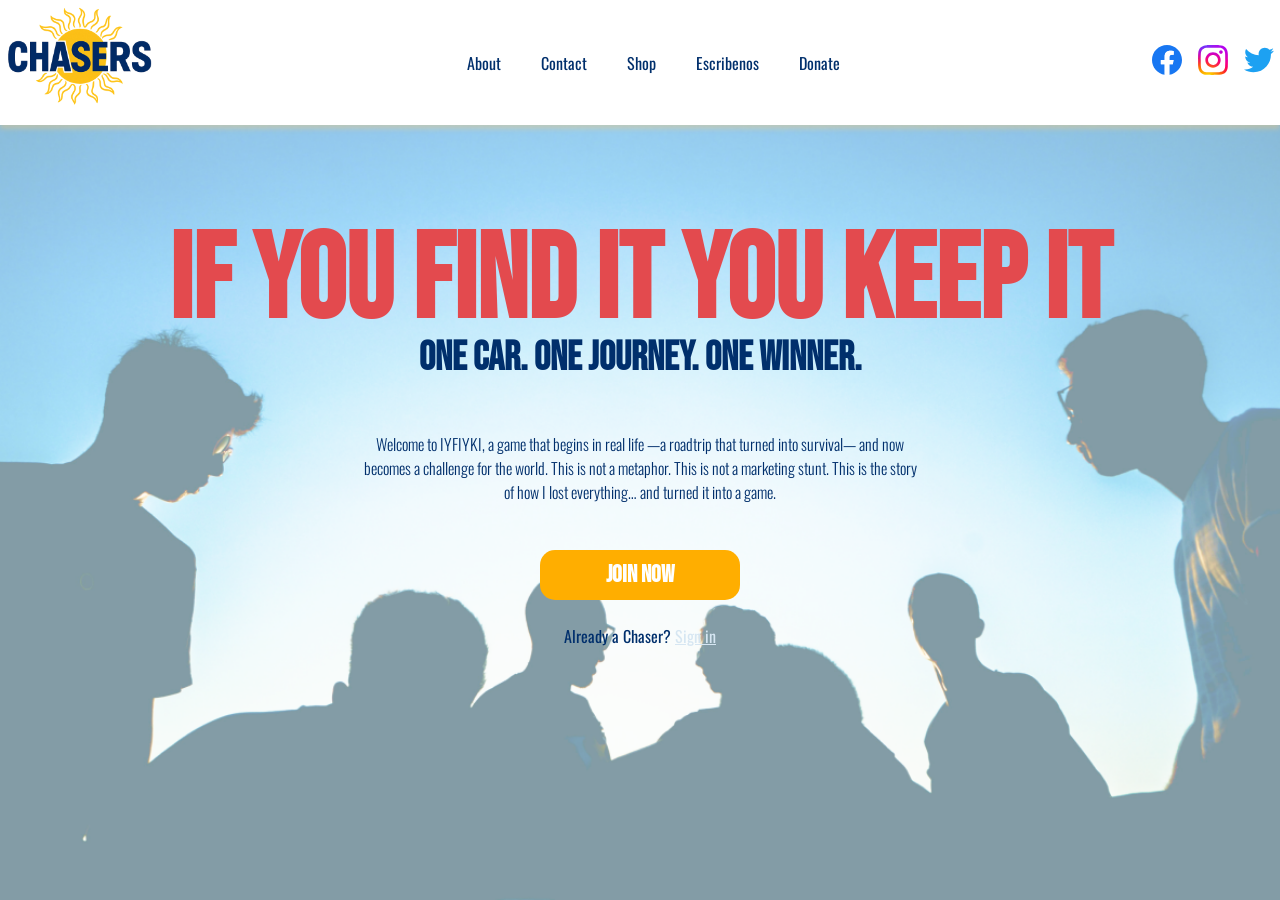
<file: screens/index.html>
<!DOCTYPE html>
<html lang="es">
<head>
    <link rel="stylesheet" href="../assets/logged-in.css">
    <link rel="icon" type="image/png" href="../assets/logos/logo-update.png">
    <meta charset="UTF-8">
    <meta http-equiv="X-UA-Compatible" content="IE=edge">
    <meta name="viewport" content="width=device-width, initial-scale=1.0">
    <link rel="preconnect" href="https://fonts.googleapis.com">
    <link rel="preconnect" href="https://fonts.gstatic.com" crossorigin>
    <link href="https://fonts.googleapis.com/css2?family=Oswald:wght@200;300;500;700&display=swap" rel="stylesheet">
    <link href="https://fonts.googleapis.com/css2?family=Bebas+Neue&display=swap" rel="stylesheet">
    <title>Chasers</title>
</head>
<body class="body-index">
    <divclass= class="landing">
        <nav class="barra-navegacion">

            <div class="logo">
                <img src="../assets/logos/logo-update.png" alt="Chasers-negro" class="logo-main">
            </div>

            <div class="menu">
                <ul class="links-menu">
                    <li><a href="./about-us-sc.html">About</a></li>
                    <li><a href="">Contact</a></li>
                    <li><a href="./store-sc.html">Shop</a></li>
                    <li><a href="https://api.whatsapp.com/send?phone=573057736680&text=%20Hola%2C%20Quiero%20escribirte%20respecto%20a%20Chasers%20%3A%E2%9C%8D%EF%B8%8F">Escribenos</a></li>
                    <li><a href="https://buymeacoffee.com/jose_daloma">Donate</a></li>
                </ul> 
            </div>

            <a href="#" class="toggle-menu">
                <span class="bar"></span>
                <span class="bar"></span>
                <span class="bar"></span>
            </a>
            
            <div class="redes">
                <a href="https://www.facebook.com/profile.php?id=100088820437741"><img src="../assets/favicons/5296499_fb_facebook_facebook logo_icon.svg" alt="Facebook"></a>
                <a href="https://www.instagram.com/jose_daloma/"><img src="../assets/favicons/5296765_camera_instagram_instagram logo_icon.svg" alt="Instagram"></a>
                <img src="../assets/favicons/5296514_bird_tweet_twitter_twitter logo_icon.svg" alt="Twitter">
            </div>
        </nav>    


    <div class= 'section-texto'>

        <h1 class="title-index"> 
            IF YOU FIND IT YOU KEEP IT
        </h1>

        <h2>
            ONE CAR. ONE JOURNEY. ONE WINNER.
        </h2>
     </div>
     
     <div class="parrafo-index">
        <p>Welcome to IYFIYKI, a game that begins in real life —a roadtrip that turned into survival— and now becomes a challenge for the world. This is not a metaphor. This is not a marketing stunt. This is the story of how I lost everything… and turned it into a game.</p>
    </div>

     <form action="./sign-up-sc.html">
        <div class="container-boton">
            <button class="boton-sign-up"> Join Now </button>
        </div>
    </form>

    <div class="sign-in-shortcut">
        <p>Already a Chaser? <a href="./login.html">Sign in</a></p>
    </div>

    </div>
    <script src="../misc/script.js"></script>    
</body>
</html>
</file>
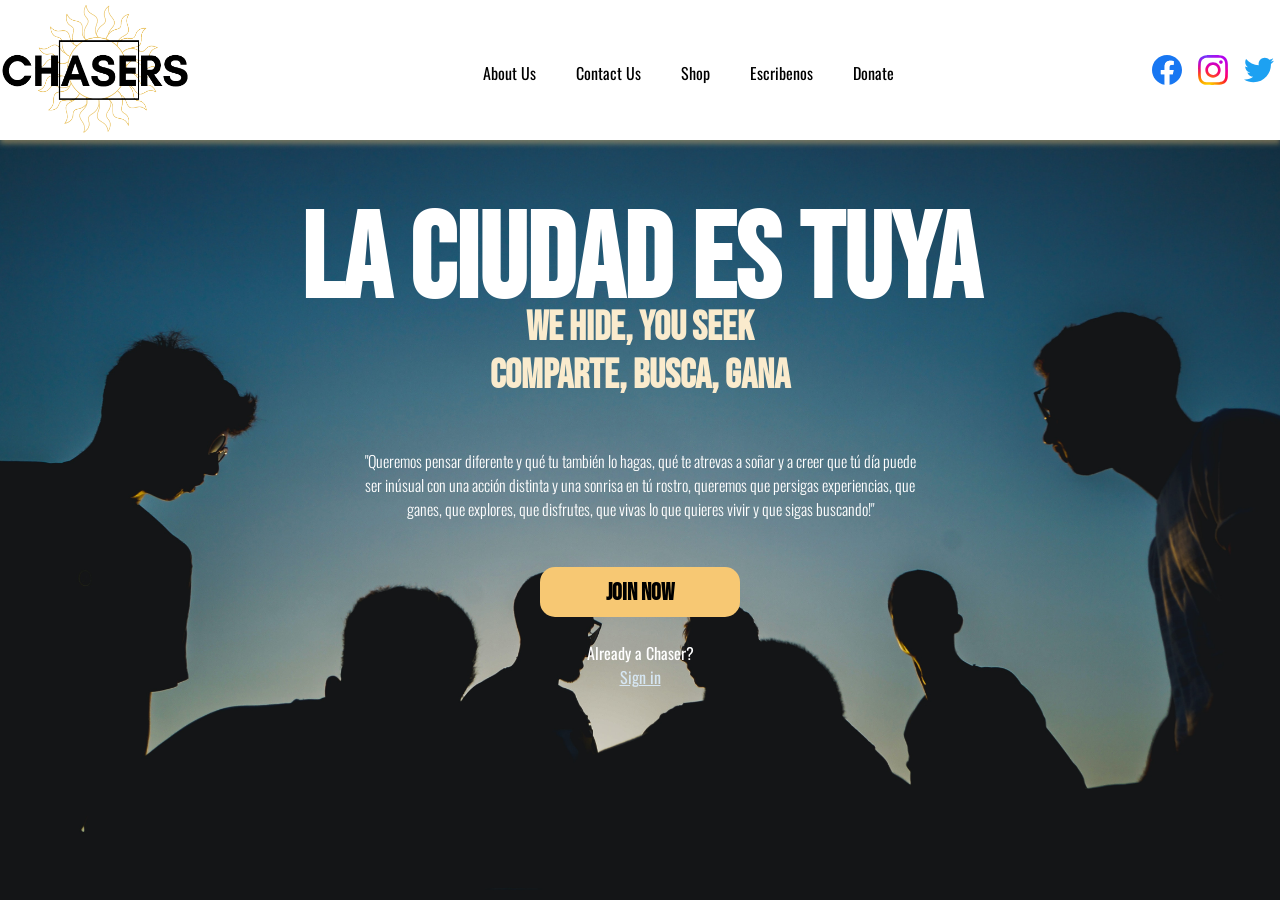
<file: Chasers legacy/screens/index.html>
<!DOCTYPE html>
<html lang="es">
<head>
    <link rel="stylesheet" href="../assets/logged-in.css">
    <meta charset="UTF-8">
    <meta http-equiv="X-UA-Compatible" content="IE=edge">
    <meta name="viewport" content="width=device-width, initial-scale=1.0">
    <link rel="preconnect" href="https://fonts.googleapis.com">
    <link rel="preconnect" href="https://fonts.gstatic.com" crossorigin>
    <link href="https://fonts.googleapis.com/css2?family=Oswald:wght@200;300;500;700&display=swap" rel="stylesheet">
    <link href="https://fonts.googleapis.com/css2?family=Bebas+Neue&display=swap" rel="stylesheet">
    <title>Chaserscol</title>
</head>
<body class="body-store-sc">
    <divclass= class="landing">
        <nav class="barra-navegacion">

            <div class="logo">
                <img src="../assets/Black_and_White_Framed_Kessey_Dj_Logo__1_-removebg-preview.png" alt="Chasers-negro" class="logo-main">
            </div>

            <div class="menu">
                <ul class="links-menu">
                    <li><a href="./about-us-sc.html">About Us</a></li>
                    <li><a href="">Contact Us</a></li>
                    <li><a href="./store-sc.html">Shop</a></li>
                    <li><a href="https://api.whatsapp.com/send?phone=573057736680&text=%20Hola%2C%20Quiero%20escribirte%20respecto%20a%20Chasers%20%3A%E2%9C%8D%EF%B8%8F">Escribenos</a></li>
                    <li><a href="https://vaki.co/es/">Donate</a></li>
                </ul> 
            </div>

            <a href="#" class="toggle-menu">
                <span class="bar"></span>
                <span class="bar"></span>
                <span class="bar"></span>
            </a>
            
            <div class="redes">
                <a href="https://www.facebook.com/profile.php?id=100088820437741"><img src="../assets/favicons/5296499_fb_facebook_facebook logo_icon.svg" alt="Facebook"></a>
                <a href="https://www.instagram.com/chaserscol/"><img src="../assets/favicons/5296765_camera_instagram_instagram logo_icon.svg" alt="Instagram"></a>
                <img src="../assets/favicons/5296514_bird_tweet_twitter_twitter logo_icon.svg" alt="Twitter">
            </div>
        </nav>    


    <div class= 'section-texto'>

        <h1 class="texto"> 
            La ciudad es tuya
        </h1>

        <h2>
            We hide, You seek <br>
            Comparte, Busca, Gana
        </h2>
     </div>
     
     <div class="parrafo-index">
        <p>"Queremos pensar diferente y qué tu también lo hagas, qué te atrevas a soñar 
            y a creer que tú día puede ser inúsual con una acción distinta y una sonrisa
            en tú rostro, queremos que persigas experiencias, que ganes, que explores, 
            que disfrutes, que vivas lo que quieres vivir y que sigas buscando!"</p>
    </div>

     <form action="./sign-up-sc.html">
        <div class="container-boton">
            <button class="boton-sign-up"> Join Now </button>
        </div>
    </form>

    <div class="sign-in-shortcut">
        <p>Already a Chaser? <a href="./login.html">Sign in</a></p>
    </div>

    </div>
    <script src="../misc/script.js"></script>    
</body>
</html>
</file>
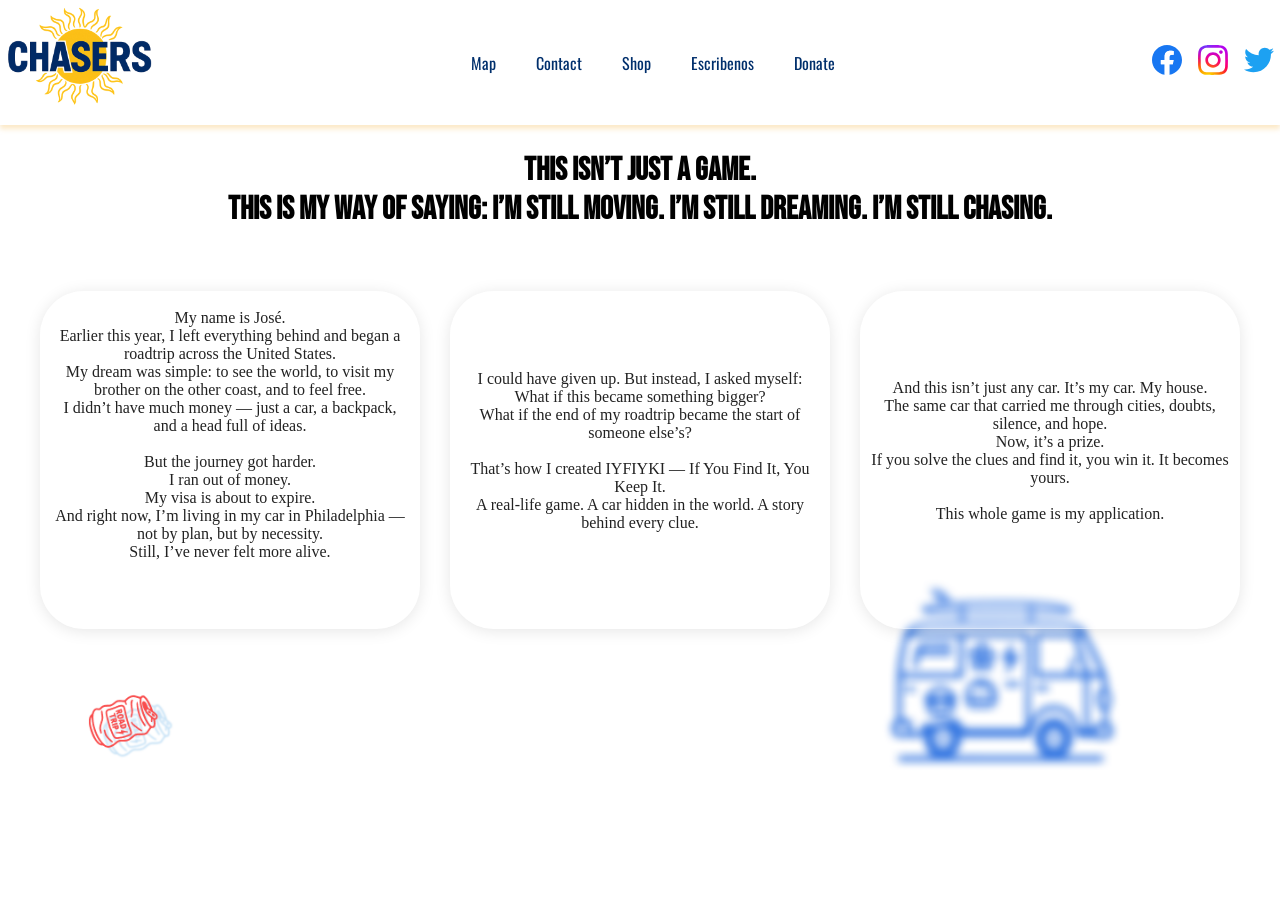
<file: screens/about-us-sc.html>
<!DOCTYPE html>
<html lang="es">
<head>
    <link rel="stylesheet" href="../assets/logged-in.css">
    <meta charset="UTF-8">
    <meta http-equiv="X-UA-Compatible" content="IE=edge">
    <meta name="viewport" content="width=device-width, initial-scale=1.0">
    <link rel="preconnect" href="https://fonts.googleapis.com">
    <link rel="preconnect" href="https://fonts.gstatic.com" crossorigin>
    <link href="https://fonts.googleapis.com/css2?family=Oswald:wght@200;300;500;700&display=swap" rel="stylesheet">
    <link href="https://fonts.googleapis.com/css2?family=Bebas+Neue&display=swap" rel="stylesheet">
    <title>Chaserscol</title>
</head>
<body class="body-about">
    <divclass= class="landing">
        <nav class="barra-navegacion">

            <div class="logo">
                <a href="./index.html"><img src="../assets/logos/logo-update.png" alt="Chasers-negro" class="logo-main"></a>
            </div>

        
            <div class="texto-base-sc">
                <ul class="links-menu">
                    <li><a href="./base.html">Map</a></li>
                    <li><a href="./events.html">Contact</a></li>
                    <li><a href="./store-sc.html">Shop</a></li>
                    <li><a href="https://api.whatsapp.com/send?phone=573057736680&text=%20Hola%2C%20Quiero%20escribirte%20respecto%20a%20Chasers%20%3A%E2%9C%8D%EF%B8%8F">Escribenos</a></li>
                    <li><a href="https://buymeacoffee.com/jose_daloma">Donate</a></li>
                </ul> 
             </div>
            
            <a href="#" class="toggle-menu">
                <span class="bar"></span>
                <span class="bar"></span>
                <span class="bar"></span>
            </a>
            
            <div class="redes">
                <a href="https://www.facebook.com/profile.php?id=100088820437741"><img src="../assets/favicons/5296499_fb_facebook_facebook logo_icon.svg" alt="Facebook"></a>
                <a href="https://www.instagram.com/chaserscol/"><img src="../assets/favicons/5296765_camera_instagram_instagram logo_icon.svg" alt="Instagram"></a>
                <img src="../assets/favicons/5296514_bird_tweet_twitter_twitter logo_icon.svg" alt="Twitter">
            </div>
        </nav>    


    <div class= 'section-texto'>

        <h1 class="about-title"> 
            This isn’t just a game. <br>
This is my way of saying: I’m still moving. I’m still dreaming. I’m still chasing. 
        </h1>

     </div>

     <div class="parrafos-tres-columnas">
  <div class="columna">
    <p>
        My name is José. <br>
        Earlier this year, I left everything behind and began a roadtrip across the United States. <br>
        My dream was simple: to see the world, to visit my brother on the other coast, and to feel free. <br>
        I didn’t have much money — just a car, a backpack, and a head full of ideas. <br> <br>
        
        But the journey got harder. <br>
        I ran out of money. <br>
        My visa is about to expire. <br>
        And right now, I’m living in my car in Philadelphia — not by plan, but by necessity. <br>
        Still, I’ve never felt more alive. <br> <br></p>
    </p>
  </div>
  <div class="columna">
    <p>
        I could have given up. But instead, I asked myself: <br>
        What if this became something bigger? <br>
        What if the end of my roadtrip became the start of someone else’s? <br> <br>
        
        That’s how I created IYFIYKI — If You Find It, You Keep It. <br>
        A real-life game. A car hidden in the world. A story behind every clue. <br> <br>
    </p>
  </div>
  <div class="columna">
    <p>
        And this isn’t just any car. It’s my car. My house. <br>
        The same car that carried me through cities, doubts, silence, and hope. <br>
        Now, it’s a prize. <br>
        If you solve the clues and find it, you win it. It becomes yours. <br> <br>


This whole game is my application. <br> <br> 
    </p>
  </div>
</div>
</div>

    <link rel="stylesheet" href="../assets/about-accordion.css">
    <script src="../misc/script.js"></script>
    <script>
    // Simple accordion logic
    document.querySelectorAll('.accordion-header').forEach(header => {
      header.addEventListener('click', function() {
        const panel = this.nextElementSibling;
        const isOpen = panel.classList.contains('open');
        document.querySelectorAll('.accordion-panel').forEach(p => p.classList.remove('open'));
        document.querySelectorAll('.accordion-header').forEach(h => h.classList.remove('active'));
        if (!isOpen) {
          panel.classList.add('open');
          this.classList.add('active');
        }
      });
    });
    </script>
</body>
</html>
</file>
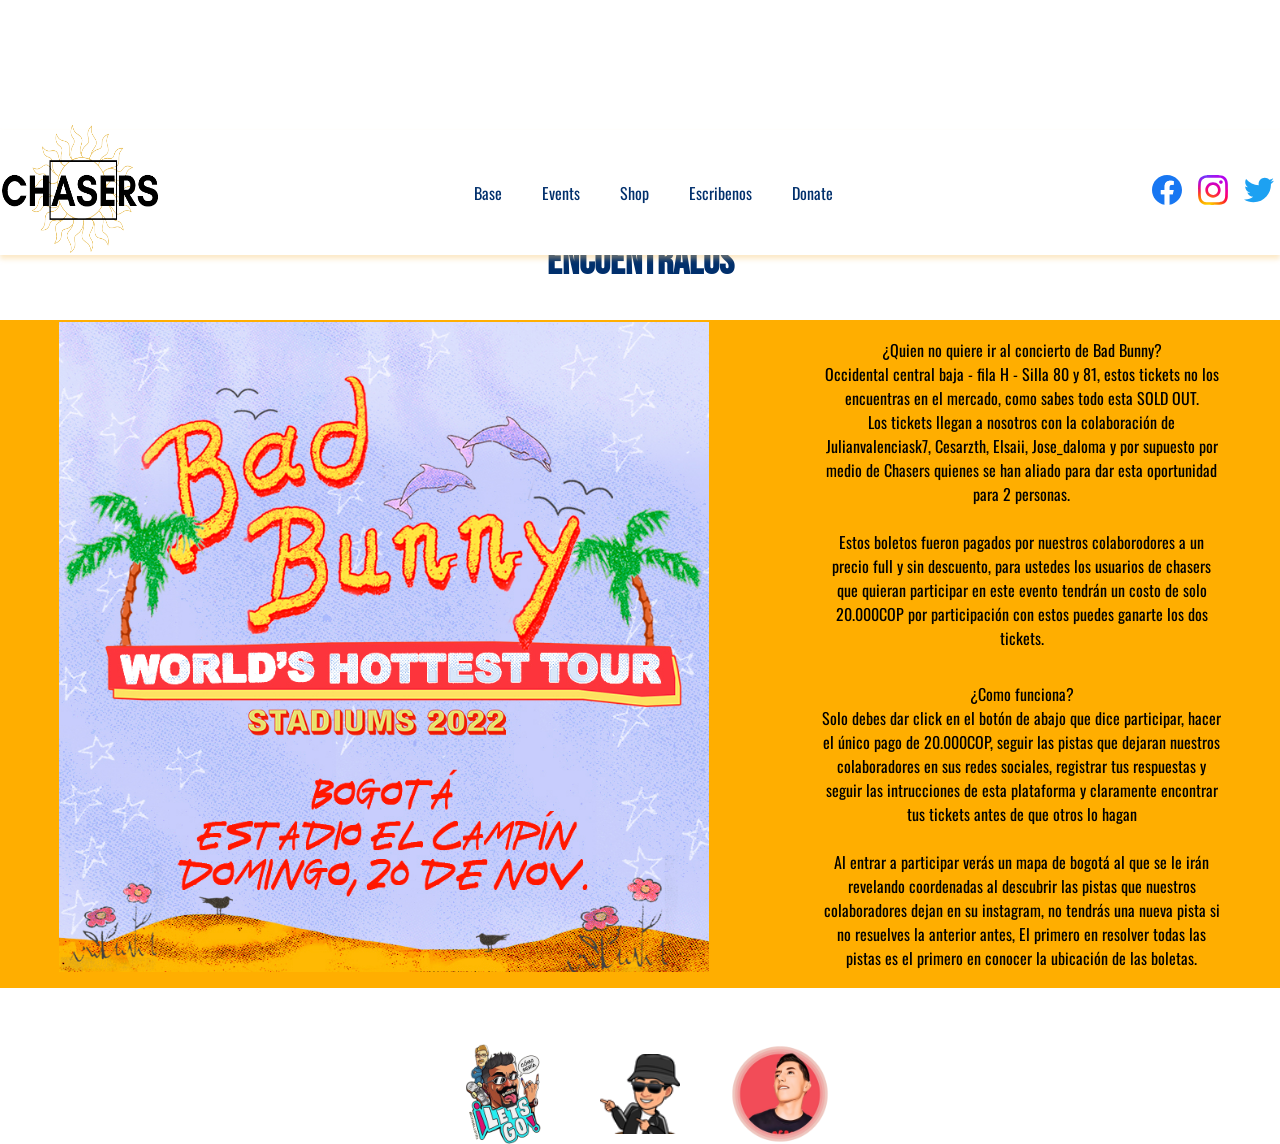
<file: screens/events.html>
<!DOCTYPE html>
<html lang="es">
<head>
    <link rel="stylesheet" href="../assets/logged-in.css">
    <meta charset="UTF-8">
    <meta http-equiv="X-UA-Compatible" content="IE=edge">
    <meta name="viewport" content="width=device-width, initial-scale=1.0">
    <link rel="preconnect" href="https://fonts.googleapis.com">
    <link rel="preconnect" href="https://fonts.gstatic.com" crossorigin>
    <link href="https://fonts.googleapis.com/css2?family=Oswald:wght@200;300;500;700&display=swap" rel="stylesheet">
    <link href="https://fonts.googleapis.com/css2?family=Bebas+Neue&display=swap" rel="stylesheet">
    <title>Chaserscol</title>
</head>
<body>
    <div class="landing-events-sc">
        <nav class="barra-navegacion">

            <div class="logo"><a href="./index.html"><img src="../assets/Black_and_White_Framed_Kessey_Dj_Logo__1_-removebg-preview.png" alt="Chasers-negro" class="logo-main"></a>
            </div>

            <div class="menu">
                <ul class="links-menu">
                    <li><a href="./base.html">Base</a></li>
                    <li><a href="./events.html">Events</a></li>
                    <li><a href="./store-sc.html">Shop</a></li>
                    <li><a href="https://api.whatsapp.com/send?phone=573057736680&text=%20Hola%2C%20Quiero%20escribirte%20respecto%20a%20Chasers%20%3A%E2%9C%8D%EF%B8%8F">Escribenos</a></li>
                    <li><a href="https://vaki.co/es/">Donate</a></li>
                </ul> 
            </div>

            <a href="#" class="toggle-menu">
                <span class="bar"></span>
                <span class="bar"></span>
                <span class="bar"></span>
            </a>
            
            <div class="redes">
                <img src="../assets/favicons/5296499_fb_facebook_facebook logo_icon.svg" alt="Facebook">
                <img src="../assets/favicons/5296765_camera_instagram_instagram logo_icon.svg" alt="Instagram">
                <img src="../assets/favicons/5296514_bird_tweet_twitter_twitter logo_icon.svg" alt="Twitter">
            </div>
        </nav>    


    <div class= 'section-texto'>

        <h1 class="texto"> 
            2 bad bunny world's hottest tour tickets
        </h1>

        <h2>
            ¿Los quieres? <br>
            Encuentralos
        </h2>
     </div>
     
    <div class="container-base">
        <div class="container-image-events">
            <img src="../assets/assets/badbunny.jpg" alt="bogota-ilustración">
        </div>

        <div class="parrafos">
            <div class="parrafo-1">
                <p>¿Quien no quiere ir al concierto de Bad Bunny? <br> Occidental central baja - fila H - Silla 80 y 81,
                    estos tickets no los encuentras en el mercado, como sabes todo esta SOLD OUT. <br>
                    Los tickets llegan a nosotros con la colaboración de Julianvalenciask7, Cesarzth, Elsaii, Jose_daloma 
                    y por supuesto por medio de Chasers quienes se han aliado para dar esta oportunidad para 2 personas. <br><br>
                    Estos boletos fueron pagados por nuestros colaborodores a un precio full y sin descuento, para ustedes 
                    los usuarios de chasers que quieran participar en este evento tendrán un costo de solo 20.000COP por participación con estos puedes ganarte los dos tickets.
            </div>
            <div class="parrafo-2">
                <p>¿Como funciona? <br>
                    Solo debes dar click en el botón de abajo que dice participar, hacer el único pago de 20.000COP, seguir las pistas que dejaran nuestros colaboradores en sus redes sociales, registrar tus respuestas y seguir las intrucciones de esta plataforma y claramente encontrar tus tickets antes de que otros lo hagan <br><br>
                    Al entrar a participar verás un mapa de bogotá al que se le irán revelando coordenadas al descubrir las pistas que nuestros colaboradores dejan en su instagram, no tendrás una nueva pista si no resuelves la anterior antes, El primero en resolver todas las pistas es el primero en conocer la ubicación de las boletas.
                </p>
            </div>
        </div>
        
    </div>

        <div class="footer">
            <p>
                Apoyan:
            </p>
            
        </div>

        <div class="logos-footer">
            <img src="../assets/assets/julianjpg-removebg-preview.png" alt="julianvalencialogo">
            <img src="../assets/assets/cesarzth-removebg-preview.png" alt="cesarszthlogo">
            <img src="../assets/assets/elsaii-removebg-preview.png" alt="elsaiilogo">
        </div>
    </div>
<script src="../misc/script.js"></script>    
</body>
</html>
</file>
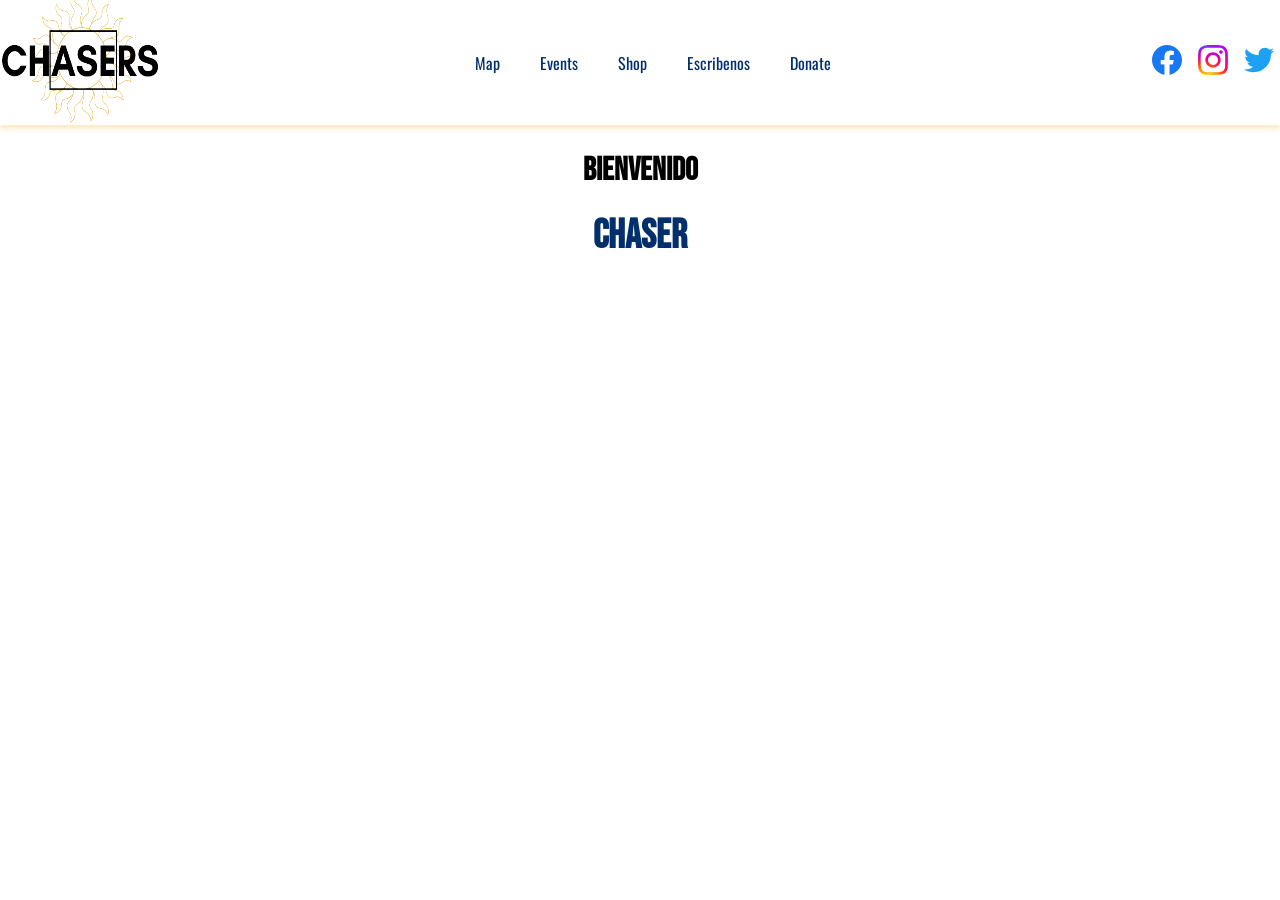
<file: screens/home.html>
<!DOCTYPE html>
<html lang="es">
<head>
    <link rel="stylesheet" href="../assets/logged-in.css">
    <meta charset="UTF-8">
    <meta http-equiv="X-UA-Compatible" content="IE=edge">
    <meta name="viewport" content="width=device-width, initial-scale=1.0">
    <link rel="preconnect" href="https://fonts.googleapis.com">
    <link rel="preconnect" href="https://fonts.gstatic.com" crossorigin>
    <link href="https://fonts.googleapis.com/css2?family=Oswald:wght@200;300;500;700&display=swap" rel="stylesheet">
    <link href="https://fonts.googleapis.com/css2?family=Bebas+Neue&display=swap" rel="stylesheet">
    <title>Chaserscol</title>
</head>
<body>
    <divclass= class="landing">
        <nav class="barra-navegacion">

            <div class="logo">
                <a href="./index.html"><img src="../assets/Black_and_White_Framed_Kessey_Dj_Logo__1_-removebg-preview.png" alt="Chasers-negro" class="logo-main"></a>
            </div>

            
            <div class="menu">
                <ul class="links-menu">
                    <li><a href="./base.html">Map</a></li>
                    <li><a href="./events.html">Events</a></li>
                    <li><a href="./store-sc.html">Shop</a></li>
                    <li><a href="https://api.whatsapp.com/send?phone=573057736680&text=%20Hola%2C%20Quiero%20escribirte%20respecto%20a%20Chasers%20%3A%E2%9C%8D%EF%B8%8F">Escribenos</a></li>
                    <li><a href="https://vaki.co/es/">Donate</a></li>
                </ul> 
            </div>

            <a href="#" class="toggle-menu">
                <span class="bar"></span>
                <span class="bar"></span>
                <span class="bar"></span>
            </a>
            
            <div class="redes">
                <img src="../assets/favicons/5296499_fb_facebook_facebook logo_icon.svg" alt="Facebook">
                <img src="../assets/favicons/5296765_camera_instagram_instagram logo_icon.svg" alt="Instagram">
                <img src="../assets/favicons/5296514_bird_tweet_twitter_twitter logo_icon.svg" alt="Twitter">
            </div>
        </nav>    


    <div class= 'section-texto'>

        <h1 class="texto"> 
            Bienvenido 
        </h1>

        <h2>
            Chaser
        </h2>
     </div>
     
     <div class="parrafo">
        <p>Este es tu home, tu guia, aquí tienes un mapa de bogotá, apuesto a que lo conoces bien, sin embargo estoy seguro
            que no conoces los secretos que hay en sus calles y las recompensas del mundo real, ocultas que puedes obtener solo encontrandolas antes que los demas chasers.
            <br>
            <br>
            Ahora eres un chaser, un perseguidor de oportunidades, un buscador de recompensas, tu objetivo es simple, ve por eso que más quieres, si lo encuentras es tuyo.

        </p>
    </div>

    </div>
    <script src="../misc/script.js"></script>    
</body>
</html>
</file>
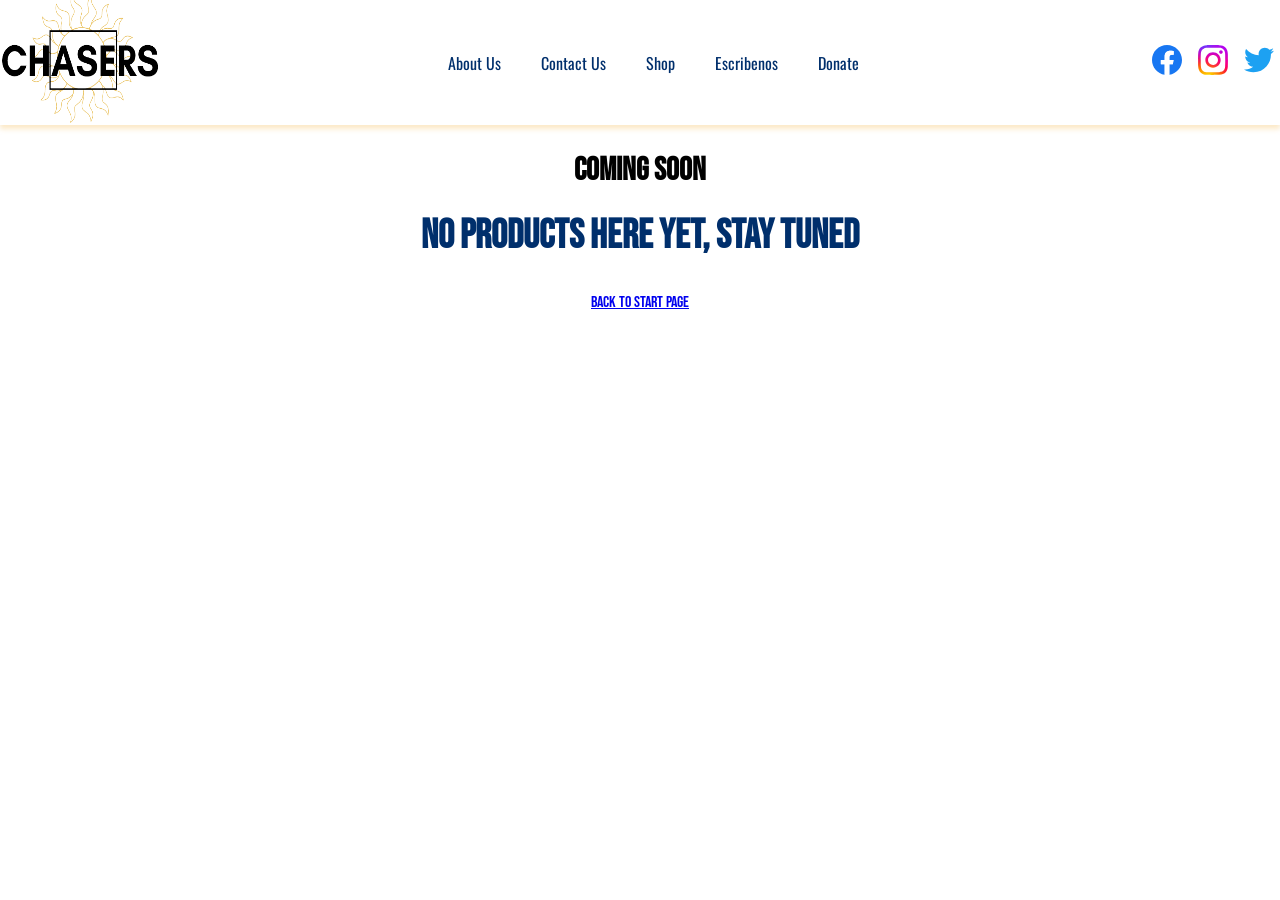
<file: screens/store-sc.html>
<!DOCTYPE html>
<html lang="es">
<head>
    <link rel="stylesheet" href="../assets/logged-in.css">
    <meta charset="UTF-8">
    <meta http-equiv="X-UA-Compatible" content="IE=edge">
    <meta name="viewport" content="width=device-width, initial-scale=1.0">
    <link rel="preconnect" href="https://fonts.googleapis.com">
    <link rel="preconnect" href="https://fonts.gstatic.com" crossorigin>
    <link href="https://fonts.googleapis.com/css2?family=Oswald:wght@200;300;500;700&display=swap" rel="stylesheet">
    <link href="https://fonts.googleapis.com/css2?family=Bebas+Neue&display=swap" rel="stylesheet">
    <title>Chaserscol</title>
</head>
<body class="body-store-sc">
    <divclass= class="landing">
        <nav class="barra-navegacion">

            <div class="logo">
                <a href="./index.html"><img src="../assets/Black_and_White_Framed_Kessey_Dj_Logo__1_-removebg-preview.png" alt="Chasers-negro" class="logo-main"></a>
            </div>

            <div class="menu">
                <ul class="links-menu">
                    <li><a href="./about-us-sc.html">About Us</a></li>
                    <li><a href="">Contact Us</a></li>
                    <li><a href="./store-sc.html">Shop</a></li>
                    <li><a href="https://api.whatsapp.com/send?phone=573057736680&text=%20Hola%2C%20Quiero%20escribirte%20respecto%20a%20Chasers%20%3A%E2%9C%8D%EF%B8%8F">Escribenos</a></li>
                    <li><a href="https://vaki.co/es/">Donate</a></li>
                </ul> 
            </div>

            <a href="#" class="toggle-menu">
                <span class="bar"></span>
                <span class="bar"></span>
                <span class="bar"></span>
            </a>
            
            <div class="redes">
                <img src="../assets/favicons/5296499_fb_facebook_facebook logo_icon.svg" alt="Facebook">
                <img src="../assets/favicons/5296765_camera_instagram_instagram logo_icon.svg" alt="Instagram">
                <img src="../assets/favicons/5296514_bird_tweet_twitter_twitter logo_icon.svg" alt="Twitter">
            </div>
        </nav>    


    <div class= 'section-texto'>

        <h1 class="texto"> 
            Coming soon 
        </h1>

        <h2>
            No products here yet, Stay tuned
        </h2>

        <div>
            <p class="back-button"><a href="./index.html">Back to start page</a></p>
         </div>
     </div>

     
     
    </div>
    <script src="../misc/script.js"></script>
</body>
</html>
</file>
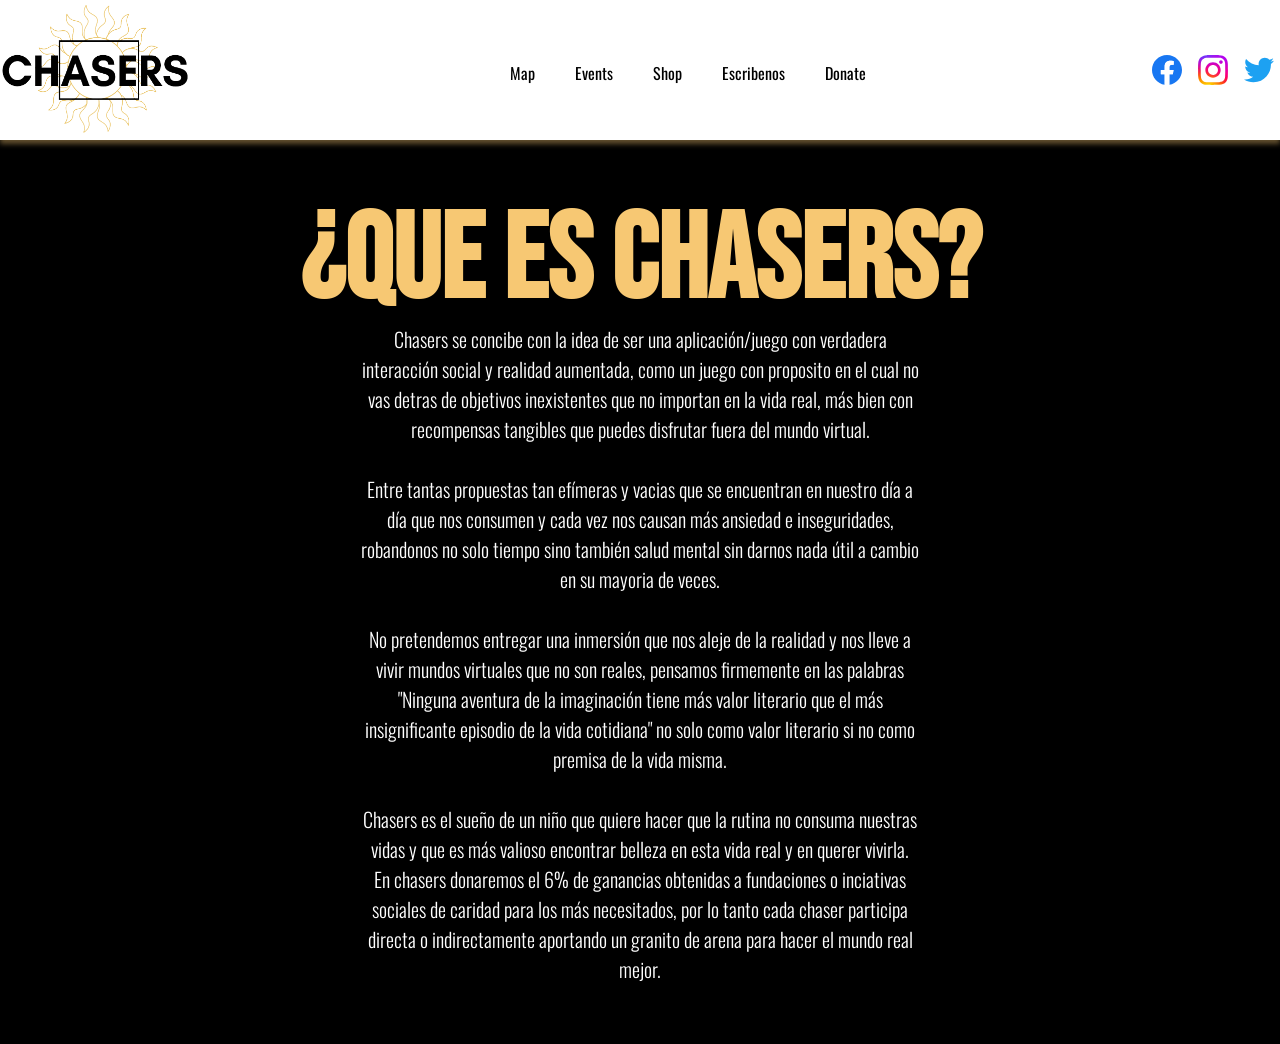
<file: Chasers legacy/screens/about-us-sc.html>
<!DOCTYPE html>
<html lang="es">
<head>
    <link rel="stylesheet" href="../assets/logged-in.css">
    <meta charset="UTF-8">
    <meta http-equiv="X-UA-Compatible" content="IE=edge">
    <meta name="viewport" content="width=device-width, initial-scale=1.0">
    <link rel="preconnect" href="https://fonts.googleapis.com">
    <link rel="preconnect" href="https://fonts.gstatic.com" crossorigin>
    <link href="https://fonts.googleapis.com/css2?family=Oswald:wght@200;300;500;700&display=swap" rel="stylesheet">
    <link href="https://fonts.googleapis.com/css2?family=Bebas+Neue&display=swap" rel="stylesheet">
    <title>Chaserscol</title>
</head>
<body>
    <divclass= class="landing">
        <nav class="barra-navegacion">

            <div class="logo">
                <a href="./index.html"><img src="../assets/Black_and_White_Framed_Kessey_Dj_Logo__1_-removebg-preview.png" alt="Chasers-negro" class="logo-main"></a>
            </div>

        
            <div class="texto-base-sc">
                <ul class="links-menu">
                    <li><a href="./base.html">Map</a></li>
                    <li><a href="./events.html">Events</a></li>
                    <li><a href="./store-sc.html">Shop</a></li>
                    <li><a href="https://api.whatsapp.com/send?phone=573057736680&text=%20Hola%2C%20Quiero%20escribirte%20respecto%20a%20Chasers%20%3A%E2%9C%8D%EF%B8%8F">Escribenos</a></li>
                    <li><a href="https://vaki.co/es/">Donate</a></li>
                </ul> 
             </div>
            
            <a href="#" class="toggle-menu">
                <span class="bar"></span>
                <span class="bar"></span>
                <span class="bar"></span>
            </a>
            
            <div class="redes">
                <a href="https://www.facebook.com/profile.php?id=100088820437741"><img src="../assets/favicons/5296499_fb_facebook_facebook logo_icon.svg" alt="Facebook"></a>
                <a href="https://www.instagram.com/chaserscol/"><img src="../assets/favicons/5296765_camera_instagram_instagram logo_icon.svg" alt="Instagram"></a>
                <img src="../assets/favicons/5296514_bird_tweet_twitter_twitter logo_icon.svg" alt="Twitter">
            </div>
        </nav>    


    <div class= 'section-texto'>

        <h1 class="texto-base-sc"> 
            ¿Que es Chasers? 
        </h1>

     </div>
     
     <div class="parrafo-base">
        <p>
            Chasers se concibe con la idea de ser una aplicación/juego con verdadera interacción social y realidad aumentada, como un juego con proposito en el cual no vas detras de objetivos inexistentes que no importan en la vida real, más bien con recompensas tangibles que puedes disfrutar fuera del mundo virtual. <br><br>

            Entre tantas propuestas tan efímeras y vacias que se encuentran en nuestro día a día que nos consumen y cada vez nos causan más ansiedad e inseguridades, robandonos no solo tiempo sino también salud mental sin darnos nada útil a cambio en su mayoria de veces. <br><br>

            No pretendemos entregar una inmersión que nos aleje de la realidad y nos lleve a vivir mundos virtuales que no son reales, pensamos firmemente en las palabras "Ninguna aventura de la imaginación tiene más valor literario que el más insignificante episodio de la vida cotidiana" no solo como valor literario si no como premisa de la vida misma. <br><br>
            
            Chasers es el sueño de un niño que quiere hacer que la rutina no consuma nuestras vidas y que es más valioso encontrar belleza en esta vida real y en querer vivirla. <br>
            En chasers donaremos el 6% de ganancias obtenidas a fundaciones o inciativas sociales de caridad para los más necesitados, por lo tanto cada chaser participa directa o indirectamente aportando un granito de arena para hacer el mundo real mejor. <br><br>
        </p>
    </div>

    </div>
    <script src="../misc/script.js"></script>
</body>
</html>
</file>
<file: assets/logged-in.css>
::selection {
    background: #CB2026;
    color: #fff;
}

::-moz-selection {
    background: #CB2026;
    color: #fff;
}

html {
    width: 100%;
    height: 100vh;
}

body {
    background-color: white;
    background-size: cover;
    background-repeat: no-repeat;
    margin: 0;
    font-family: 'Oswald', sans-serif;;
    color: black;
}

.body-index{
    background-image: url(../assets/Untitled.png);
    background-size: cover;
    background-repeat: no-repeat;
}

.body-about{
    background-image: url(../assets/aboutbg2.png);
    background-attachment: fixed;
    background-size: cover;
    background-position: center;
}


.landing {
    width: 100%;
    display: grid;
}


.barra-navegacion {
    display: flex;
    justify-content: space-between;
    align-items: center;
    width: 100%;
    height: 125px;
    background-color: white;
    position: fixed;
    z-index: 10;
    box-shadow: 0px 4px 5px 0px rgba(247,200,115,0.4);
}

.logo-main{
    width: 160px;
    height: 160px;
}

.links-menu {
    display: flex;
    font-size: medium;
    padding-left: 0px;
}

.links-menu li {
    list-style-type: none;
    margin-inline: 20px;
    align-self: center;
}

.links-menu li a{
    color: #002F6C;
    text-decoration: none;
    box-shadow: inset 0 0 0 0 #54b3d6;
    margin: 0 -.25rem;
    padding: 0 .25rem;
    transition: color .3s ease-in-out, box-shadow .3s ease-in-out;
}

.links-menu li a:hover {
    box-shadow: inset 100px 0 0 0 #CB2026;
    color: white;
}

.toggle-menu {
    display: none;
}

@media (max-width: 640px) {
    .toggle-menu {
        display: flex;
        flex-direction: column;
        justify-content: center;
        align-items: center;
        position: absolute;
        right: 16px;
        top: 24px;
        height: 40px;
        width: 40px;
        z-index: 100;
        cursor: pointer;
    }
}

.toggle-menu .bar{
    align-items: center;
    width: 30px;
    height: 10px;
    background-color: #002F6C;
    border-radius: 4px;
    margin-top: 2px;
}

@media (max-width: 640px) {
    .toggle-menu {
        display: flex;
        flex-direction: column;
        justify-content: center;
        align-items: center;
        position: absolute;
        right: 16px;
        top: 50%;
        transform: translateY(-50%);
        height: 40px;
        width: 40px;
        z-index: 100;
        cursor: pointer;
    }
}

.redes img {
    width: 30px;
    height: 30px;
    margin-inline: 6px;
}

.prueba {
    background-color: #F7C873;
    width: 500px;
    height: 1000px;
    display: flex;
    justify-self: center;
}

.section-texto {
    margin-top: 130px;
    font-family: 'Bebas Neue', cursive;
    text-align: center;
    margin-bottom: 0;
    width: auto;
}

.title-index {
    margin-bottom: -20px;
    color: #e34a4e;
    font-size: clamp(2rem, 10vw, 120px);
    font-family: 'Bebas Neue', cursive;
    text-align: center;
}

.title-about {
    color: #F7C873;
    font-size: 40px;
    text-shadow: 2px 2px 4px #000;
}

.section-texto h2 {
    justify-content: center;
    font-family: 'Bebas Neue', cursive;
    color: #002f6c;
    font-size: clamp(1.2rem, 5vw, 40px);
    margin-top: 0;
}

.parrafo {
    display: flex;
    justify-self: center;
    text-align: center;
    font-weight: 300;
    width: 560px;
    height: auto;
    margin-bottom: 100px;
    color: white;
}

.parrafo-index {
    display: flex;
    justify-content: center;
    text-align: center;
    font-weight: 300;
    margin-bottom: 30px;
    color: #002f6c;
    width: 100%;
    max-width: 560px;
    margin-left: auto;
    margin-right: auto;
}

.parrafo-base {
    padding-top: 30px;
    display: flex;
    justify-self: center;
    text-align: center;
    font-weight: 300;
    font-size: 20px;
    width: 560px;
    height: auto;
    margin-bottom: 10px;
    color: #002f6c;
}

.container-boton {
    display: flex;
    justify-content: center;
}

.boton-sign-up {
    font-family: 'Bebas Neue', cursive;
    margin-top: 0;
    height: 50px;
    width: 200px;
    background-color: #ffae00;
    border: none;
    border-radius: 15px;
    font-size: 1.5rem;
    font-weight: bold;
    color: white;
    transition: background 0.2s, color 0.2s;
}

.boton-sign-up:hover {
    color: whitesmoke;
    cursor: pointer;
    background: #e6b800;
}

.sign-in-shortcut {
    margin-top: 8px;
    display: flex;
    justify-content: center;
    color: #002f6c;
}

.sign-in-shortcut a {
    color: #D6E6F2;
    text-decoration: underline;
}

.sign-in-shortcut a:hover {
    color: #ffae00;
}

.container-base {
    position: relative;
    padding: 2px;
    display: flex;
    justify-content: space-around;
    background-color: #ffae00;
}

.legend {
    position: absolute;
    font-family: Arial, sans-serif;
    background: #fff;
    padding: 10px;
    margin: 10px;
    border: 3px solid #000;
    bottom: 182px;
    right: 0px;
  }

.container-base img{
    height: 650px;
    width: 100%;
}

.container-image{
    height: 650px;
    width: 100%;
    padding: 4px;
}

#map {
    box-sizing: border-box;
    padding: 5px;
    height: 100%;
    width: 100%;
}

.parrafos {
    display: grid;
    grid-template-rows: 1fr auto;
    justify-content: flex-start;
    text-align: center;
    width: 400px;
}

.footer {
    display: flex;
    color: white;
    justify-content: center;
}

.footer p{
    justify-self: center;
}

.logos-footer {
    display: flex;
    justify-content: center;
    width: 100%;
    height: 100px;
}

.logos-footer img{
    margin-inline: 25px;
}

.logos-footer :nth-child(2) {
    align-self: center;
    width: 80px;
    height: 80px;
}

.parrafos-tres-columnas {
  display: flex;
  justify-content: space-between;
  gap: 30px;
  width: 100%;
  max-width: 1200px;
  margin: 40px auto 40px auto;
    
}

.parrafos-tres-columnas .columna {
  flex: 1;
  min-width: 0;
  min-height: 320px;
  height: 100%;
  display: flex;
  flex-direction: column;
  justify-content: center;
  align-items: center;
  padding: 0 10px;
  text-align: center;
  font-family: oswald sans-serif;
  background: rgba(255,255,255,0.32);
  border-radius: 44px;
  border: 1.5px solid rgba(255,255,255,0.35);
  box-shadow: 0 2px 16px 0 rgba(0,0,0,0.10);
  transition: transform 0.3s cubic-bezier(.4,2,.6,1), box-shadow 0.3s, background 0.3s, color 0.3s, border 0.3s;
  color: #222;
  position: relative;
  z-index: 1;
  overflow: hidden;
}

.parrafos-tres-columnas .columna:nth-child(1):hover {
  box-shadow: 0 8px 32px 0 #F7C873cc, 0 2px 16px 0 rgba(0,0,0,0.13);
}
.parrafos-tres-columnas .columna:nth-child(2):hover {
  box-shadow: 0 8px 32px 0 #002f6ccc, 0 2px 16px 0 rgba(0,0,0,0.13);
}
.parrafos-tres-columnas .columna:nth-child(3):hover {
  box-shadow: 0 8px 32px 0 #e34a4ecc, 0 2px 16px 0 rgba(0,0,0,0.13);
}

.parrafos-tres-columnas .columna:hover {
  transform: scale(1.06);
  background: rgba(255,255,255,0.45);
  box-shadow: 0 8px 32px 0 rgba(31,38,135,0.30), 0 2px 16px 0 rgba(0,0,0,0.13);
  border: 2.5px solid rgba(255,255,255,0.55);
  backdrop-filter: blur(14px);
  -webkit-backdrop-filter: blur(14px);
  color: #111;
}

.parrafos-tres-columnas .columna:hover * {
  color: #111 !important;
  text-shadow: 0 1px 8px rgba(255,255,255,0.4);
}

.parrafos-tres-columnas .columna:hover {
  transform: scale(1.06);
  background: rgba(255,255,255,0.45);
  box-shadow: 0 8px 32px 0 rgba(31,38,135,0.30), 0 2px 16px 0 rgba(0,0,0,0.13);
  backdrop-filter: blur(14px);
  -webkit-backdrop-filter: blur(14px);
  color: #111;
}

.parrafos-tres-columnas .columna:hover * {
  color: #111 !important;
  text-shadow: 0 1px 8px rgba(255,255,255,0.4);
}

@media (max-width: 900px) {
  .parrafos-tres-columnas {
    flex-direction: column;
    gap: 20px;
  }
  .parrafos-tres-columnas .columna {
    padding: 0;
    font-size: 18px;
  }
}

@media (max-width: 640px) {

    .body-index {
        background-size: auto 100%;
        background-position: center;
    }

    .logo {
        display: flex;
        align-items: center;
        height: 100px;
        min-height: 100px;
        min-width: 100px;
        max-width: 160px;
        max-height: 160px;
    }
    .logo-main {
        height: 100px;
        min-height: 100px;
        width: 100px;
        min-width: 100px;
        max-width: 140px;
        object-fit: contain;
        display: block;
        margin: 0 0 0 8px;
    }

    .landing {
        height: auto;
    }

    .barra-navegacion {
        display: flex;
        align-items: center;
        justify-content: space-between;
        width: 100%;
        height: 100px;
        min-height: 100px;
        background: white;
        position: fixed;
        z-index: 10;
        box-shadow: 0 4px 5px 0 rgba(247,200,115,0.4);
        transition: background 0.3s, backdrop-filter 0.3s;
    }

    /* Frosted glass effect for mobile */
    @media (max-width: 640px) {
        .barra-navegacion,
        .links-menu.active {
            background: rgba(255,255,255,0.7) !important;
            box-shadow: 0 8px 32px 0 rgba(31,38,135,0.10);
        }
        .links-menu.active {
            margin-block: 0px;
        }
    }

    .menu {
        justify-content: center;
        padding-left: 0px;
   }

   .menu.active {
    display: flex;
    align-self: center;
    }

    .links-menu {
        display: none;
        flex-direction: column;
        padding-left: 0px;
        background: white;
        position: absolute;
        top: 100px;
        left: 0;
        width: 100vw;
        box-shadow: 0 4px 8px rgba(0,0,0,0.07);
        z-index: 99;
    }
    .links-menu.active {
        display: flex;
        margin-block: 0px;
    }

    @media (max-width: 640px) {
        .links-menu.active {
            background: linear-gradient(to bottom, rgba(255,255,255,0.85) 70%, rgba(255,255,255,0.2) 100%);
            backdrop-filter: blur(10px);
            -webkit-backdrop-filter: blur(10px);
        }
    }

    .links-menu li{
        align-self: center;
    }


   .links-menu.active{
        display: flex;
        align-self: center;
    }


   .toggle-menu {
        display: flex;
        flex-direction: column;
        justify-content: center;
        align-items: center;
        height: 40px;
        width: 40px;
        cursor: pointer;
        margin-right: 12px;
    }

   .redes {
        display: none;
   } 

   .texto{
        margin-top: 10px;
   }

   .section-texto {
    font-size: 10vw;
    height: auto;
    width: auto;
    }

    .section-texto h2 {
       font-size: 5vw;
       margin-top: 10vw;
    }

    .parrafo-index{
        width: auto;
        height: auto;
        
    }

    .parrafo-base {
        width: auto;
        box-sizing: border-box;
        margin-inline: 10px;
        margin-top: 20px;
        margin-bottom: auto;
    }

    .title {
        font-size: larger;    
    }

    .subtitle {
        font-size: medium;
    }
}
</file>
<file: Chasers legacy/assets/logged-in.css>
html {
    width: 100%;
    height: 100vh;
}

body {
    background-color: black;
    background-size: cover;
    background-repeat: no-repeat;
    margin: 0;
    font-family: 'Oswald', sans-serif;;
    color: black;
}

.body-store-sc{
    background-image: url(../assets/fpw.jpg);
    background-size: cover;
    background-repeat: no-repeat;
    margin: 0;
    font-family: 'Oswald', sans-serif;;
    color: black;
}

.landing {
    width: 100%;
    display: grid;
    grid-template-rows: auto 1fr 1/2fr ;
}

.landing-events-sc {
    width: 100%;
    display: grid;
    grid-template-rows: auto 1fr 1/2fr ;
}

.barra-navegacion {
    display: flex;
    justify-content: space-between;
    align-items: center;
    width: 100%;
    height: 125px;
    background-color: white;
    padding-top: 10px;
    padding-bottom: 5px;
    margin-bottom: 15px;
    position: fixed;
    z-index: 10;
    -webkit-box-shadow: 0px 4px 5px 0px rgba(247,200,115,0.4);
    -moz-box-shadow: 0px 4px 5px 0px rgba(247,200,115,0.4);
    box-shadow: 0px 4px 5px 0px rgba(247,200,115,0.4);
}

.logo-main{
    width: 190px;
    height: 160px;
}

.links-menu {
    display: flex;
    font-size: medium;
}

.links-menu li {
    list-style-type: none;
    margin-inline: 20px;
    align-self: center;
}

.links-menu li a{
    color: black;
    text-decoration: none;
}

.toggle-menu {
    position: absolute;
    right: 0px;
    top: 65px;
    display: none;
    flex-direction: column;
    justify-content: space-between;
    align-self: center;
    margin-right: 6px;
    height: 40px;
    width: 40px;
}

.toggle-menu .bar{
    align-items: center;
    width: 30px;
    height: 10px;
    background-color: black;
    border-radius: 4px;
}

.redes img {
    width: 30px;
    height: 30px;
    margin-inline: 6px;
}

.prueba {
    background-color: #F7C873;
    width: 500px;
    height: 1000px;
    display: flex;
    justify-self: center;
}

.section-texto {
    margin-top: 160px;
    grid-template-rows: 1fr 1/2fr;
    justify-content: center;
    font-family: 'Bebas Neue', cursive;
    color: white;
    font-size: 60px;
    text-align: center;
    margin-bottom: 0px;
}

.section-texto h1 {
    width: auto;
    margin-top: 30px;
    margin-bottom: -30px;
}

.texto-base-sc {
    color: #F7C873;
}

.section-texto h2 {
    justify-content: center;
    font-family: 'Bebas Neue', cursive;
    color: #FAEBCD;
    font-size: 40px;
    margin-top: 0px;
}

.parrafo {
    display: flex;
    justify-self: center;
    text-align: center;
    font-weight: 300;
    width: 560px;
    height: auto;
    margin-bottom: 100px;
    color: white;
}

.parrafo-index{
    display: flex;
    justify-self: center;
    text-align: center;
    font-weight: 300;
    width: 560px;
    height: auto;
    margin-bottom: 30px;
    color: white;
}

.parrafo-base {
    display: flex;
    justify-self: center;
    text-align: center;
    font-weight: 300;
    font-size: 20px;
    width: 560px;
    height: auto;
    margin-bottom: 10px;
    color: white;
}

.container-boton {
    display: flex;
    justify-content: center;
}

.boton-sign-up {
    font-family: 'Bebas Neue', cursive;
    margin-top: 0px;
    height: 50px;
    width: 200px;
    background-color: #F7C873;
    border: none;
    border-radius: 15px;
    font-size: x-large;
    font-weight: bold;
}

.boton-sign-up:hover {
    transition: 0.5s ease-out 200ms;
    color: whitesmoke;
    border-radius: 10px;
    cursor: pointer;
}

.sign-in-shortcut {
    margin-top: 8px;
    display: flex;
    justify-content: center;
    color: white;
}

.sign-in-shortcut a{
    display: flex;
    justify-content: center;
    color: #D6E6F2;
}

.sign-in-shortcut a:hover{
    display: flex;
    justify-content: center;
    color: #ffae00;
}

.container-base {
    position: relative;
    padding: 2px;
    display: flex;
    justify-content: space-around;
    background-color: #ffae00;
}

.legend {
    position: absolute;
    font-family: Arial, sans-serif;
    background: #fff;
    padding: 10px;
    margin: 10px;
    border: 3px solid #000;
    bottom: 182px;
    right: 0px;
  }

.container-base img{
    height: 650px;
    width: 100%;
}

.container-image{
    height: 650px;
    width: 100%;
    padding: 4px;
}

#map {
    box-sizing: border-box;
    padding: 5px;
    height: 100%;
    width: 100%;
}

.parrafos {
    display: grid;
    grid-template-rows: 1fr auto;
    justify-content: flex-start;
    text-align: center;
    width: 400px;
}

.footer {
    display: flex;
    color: white;
    justify-content: center;
}

.footer p{
    justify-self: center;
}

.logos-footer {
    display: flex;
    justify-content: center;
    width: 100%;
    height: 100px;
}

.logos-footer img{
    margin-inline: 25px;
}

.logos-footer :nth-child(2) {
    align-self: center;
    width: 80px;
    height: 80px;
}

@media (max-width: 640px) {

    .body-store-sc {
        background-size: auto 100%;
        background-position: center;
    }

    .logo {
        display: block; 
        align-items: center;
        width: 190px;
        height: 160px;
    }

    .landing {
        height: auto;
    }

    .barra-navegacion {
        height: auto;
        display: block;
        align-items: flex-start;
    }

    .menu {
        justify-content: center;
        padding-left: 0px;
   }

   .menu.active {
    display: flex;
    align-self: center;
    }

    .links-menu {
        display: none;
        flex-direction: column;
        padding-left: 0px;
    }

    .links-menu li{
        align-self: center;
    }


   .links-menu.active{
        display: flex;
        align-self: center;
    }


   .toggle-menu {
        display: flex;
   }

   .redes {
        display: none;
   } 

   .texto{
        margin-top: 10px;
   }

   .section-texto {
    font-size: 10vw;
    height: auto;
    width: auto;
    }

    .section-texto h2 {
       font-size: 5vw;
       margin-top: 10vw;
    }

    .texto-base-sc {
        color: #F7C873;
        font-size: 60px;
    }

    .parrafo-index{
        width: auto;
        height: auto;
        
    }

    .parrafo-base {
        width: auto;
        box-sizing: border-box;
        margin-inline: 10px;
        margin-top: 20px;
        margin-bottom: auto;
    }

    .title {
        font-size: larger;    
    }

    .subtitle {
        font-size: medium;
    }
}
</file>
<file: assets/about-accordion.css>
/* Accordion styles for About Us, using Chasers color palette */
.accordion {
  background-color: #F7C873;
  color: #002F6C;
  font-family: 'Oswald', sans-serif;
  border-radius: 12px;
  margin: 24px auto;
  width: 90%;
  max-width: 700px;
  box-shadow: 0 4px 16px rgba(0,47,108,0.07);
  overflow: hidden;
}

.accordion-item + .accordion-item {
  border-top: 2px solid #FAEBCD;
}

.accordion-header {
  background: #FAEBCD;
  color: #002F6C;
  cursor: pointer;
  padding: 20px 32px;
  font-size: 1.6rem;
  font-weight: 700;
  transition: background 0.2s;
  border: none;
  outline: none;
  display: flex;
  align-items: center;
  justify-content: space-between;
}

.accordion-header:hover, .accordion-header.active {
  background: #ffae00;
  color: #cb2026;
}

.accordion-arrow {
  transition: transform 0.3s;
}

.accordion-header.active .accordion-arrow {
  transform: rotate(90deg);
}

.accordion-panel {
  background: white;
  color: #002F6C;
  max-height: 0;
  overflow: hidden;
  transition: max-height 0.4s cubic-bezier(0.4,0,0.2,1);
  padding: 0 32px;
}

.accordion-panel.open {
  padding: 20px 32px;
  max-height: 400px;
}

@media (max-width: 600px) {
  .accordion {
    max-width: 98vw;
    margin: 12px auto;
  }
  .accordion-header, .accordion-panel {
    padding: 14px 10px;
    font-size: 1.1rem;
  }
}
</file>
